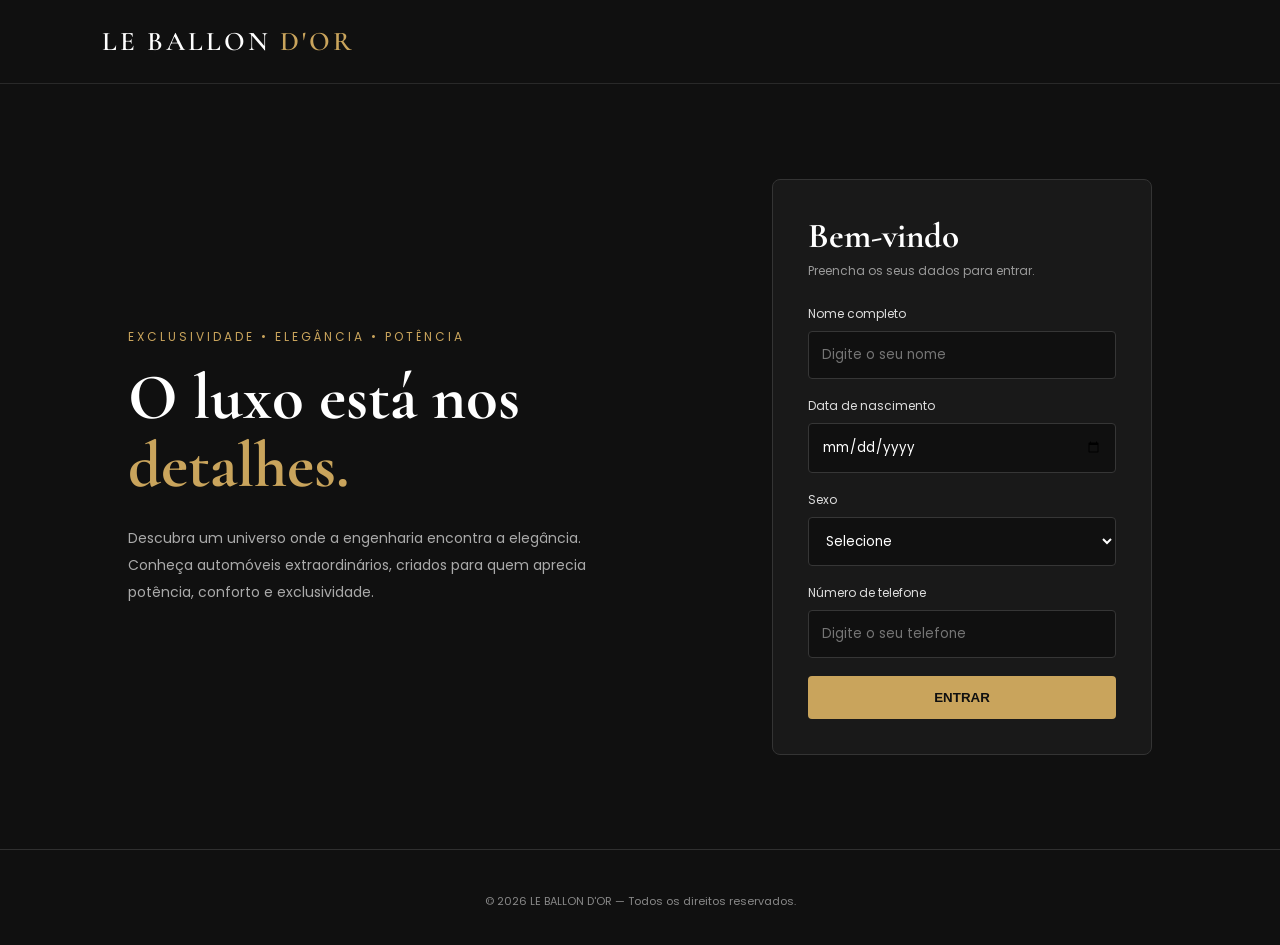
<file: Index.html>
<!DOCTYPE html>
<html lang="pt">
<head>
    <meta charset="UTF-8">
    <meta name="viewport" content="width=device-width, initial-scale=1.0">
    <title>Le Ballon d'Or | Entrar</title>
    <link rel="stylesheet" href="style.css">
</head>
<body>

    <header class="topo">
        <h2 class="logo">LE BALLON <span>D'OR</span></h2>
    </header>

    <main class="entrada">
        <div class="texto-entrada">
            <p class="subtitulo">EXCLUSIVIDADE • ELEGÂNCIA • POTÊNCIA</p>
            <h1>O luxo está nos <span>detalhes.</span></h1>
            <p>
                Descubra um universo onde a engenharia encontra a elegância.
                Conheça automóveis extraordinários, criados para quem aprecia
                potência, conforto e exclusividade.
            </p>
        </div>

        <form action="produto.html" method="get" class="formulario">
            <h2>Bem-vindo</h2>
            <p>Preencha os seus dados para entrar.</p>

            <label>Nome completo</label>
            <input type="text" name="nome" placeholder="Digite o seu nome" required>

            <label>Data de nascimento</label>
            <input type="date" name="nascimento" required>

            <label>Sexo</label>
            <select name="sexo" required>
                <option value="">Selecione</option>
                <option>Masculino</option>
                <option>Feminino</option>
                <option>Outro</option>
            </select>

            <label>Número de telefone</label>
            <input type="tel" name="telefone" placeholder="Digite o seu telefone" required>

            <button type="submit">ENTRAR</button>
        </form>
    </main>

    <footer>
        <p>© 2026 LE BALLON D'OR — Todos os direitos reservados.</p>
    </footer>

</body>
</html>
</file>
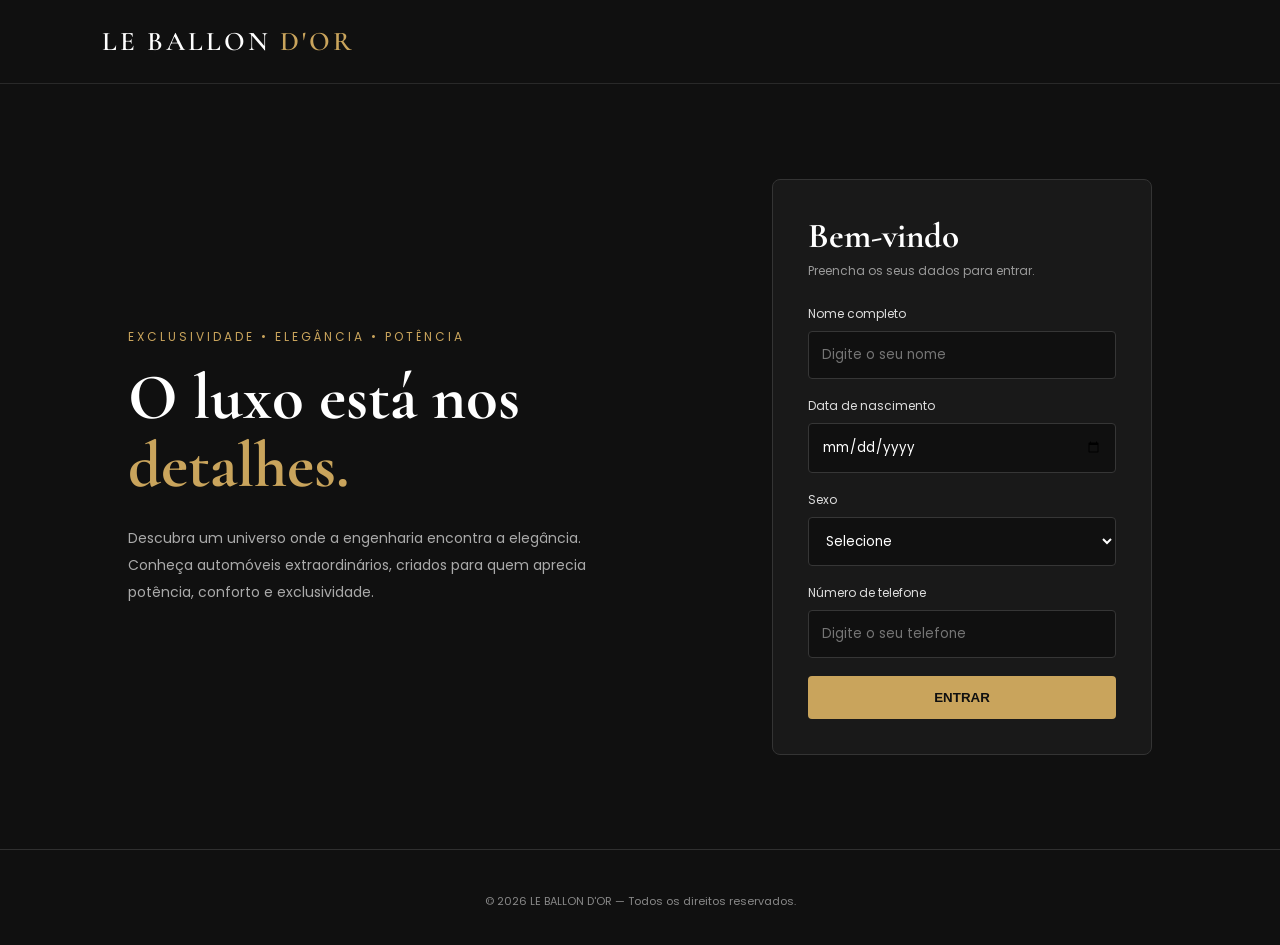
<file: index.html>
<!DOCTYPE html>
<html lang="pt">
<head>
    <meta charset="UTF-8">
    <meta name="viewport" content="width=device-width, initial-scale=1.0">
    <title>Le Ballon d'Or | Entrar</title>
    <link rel="stylesheet" href="style.css">
</head>
<body>

    <header class="topo">
        <h2 class="logo">LE BALLON <span>D'OR</span></h2>
    </header>

    <main class="entrada">
        <div class="texto-entrada">
            <p class="subtitulo">EXCLUSIVIDADE • ELEGÂNCIA • POTÊNCIA</p>
            <h1>O luxo está nos <span>detalhes.</span></h1>
            <p>
                Descubra um universo onde a engenharia encontra a elegância.
                Conheça automóveis extraordinários, criados para quem aprecia
                potência, conforto e exclusividade.
            </p>
        </div>

        <form action="produto.html" method="get" class="formulario">
            <h2>Bem-vindo</h2>
            <p>Preencha os seus dados para entrar.</p>

            <label>Nome completo</label>
            <input type="text" name="nome" placeholder="Digite o seu nome" required>

            <label>Data de nascimento</label>
            <input type="date" name="nascimento" required>

            <label>Sexo</label>
            <select name="sexo" required>
                <option value="">Selecione</option>
                <option>Masculino</option>
                <option>Feminino</option>
                <option>Outro</option>
            </select>

            <label>Número de telefone</label>
            <input type="tel" name="telefone" placeholder="Digite o seu telefone" required>

            <button type="submit">ENTRAR</button>
        </form>
    </main>

    <footer>
        <p>© 2026 LE BALLON D'OR — Todos os direitos reservados.</p>
    </footer>

</body>
</html>
</file>
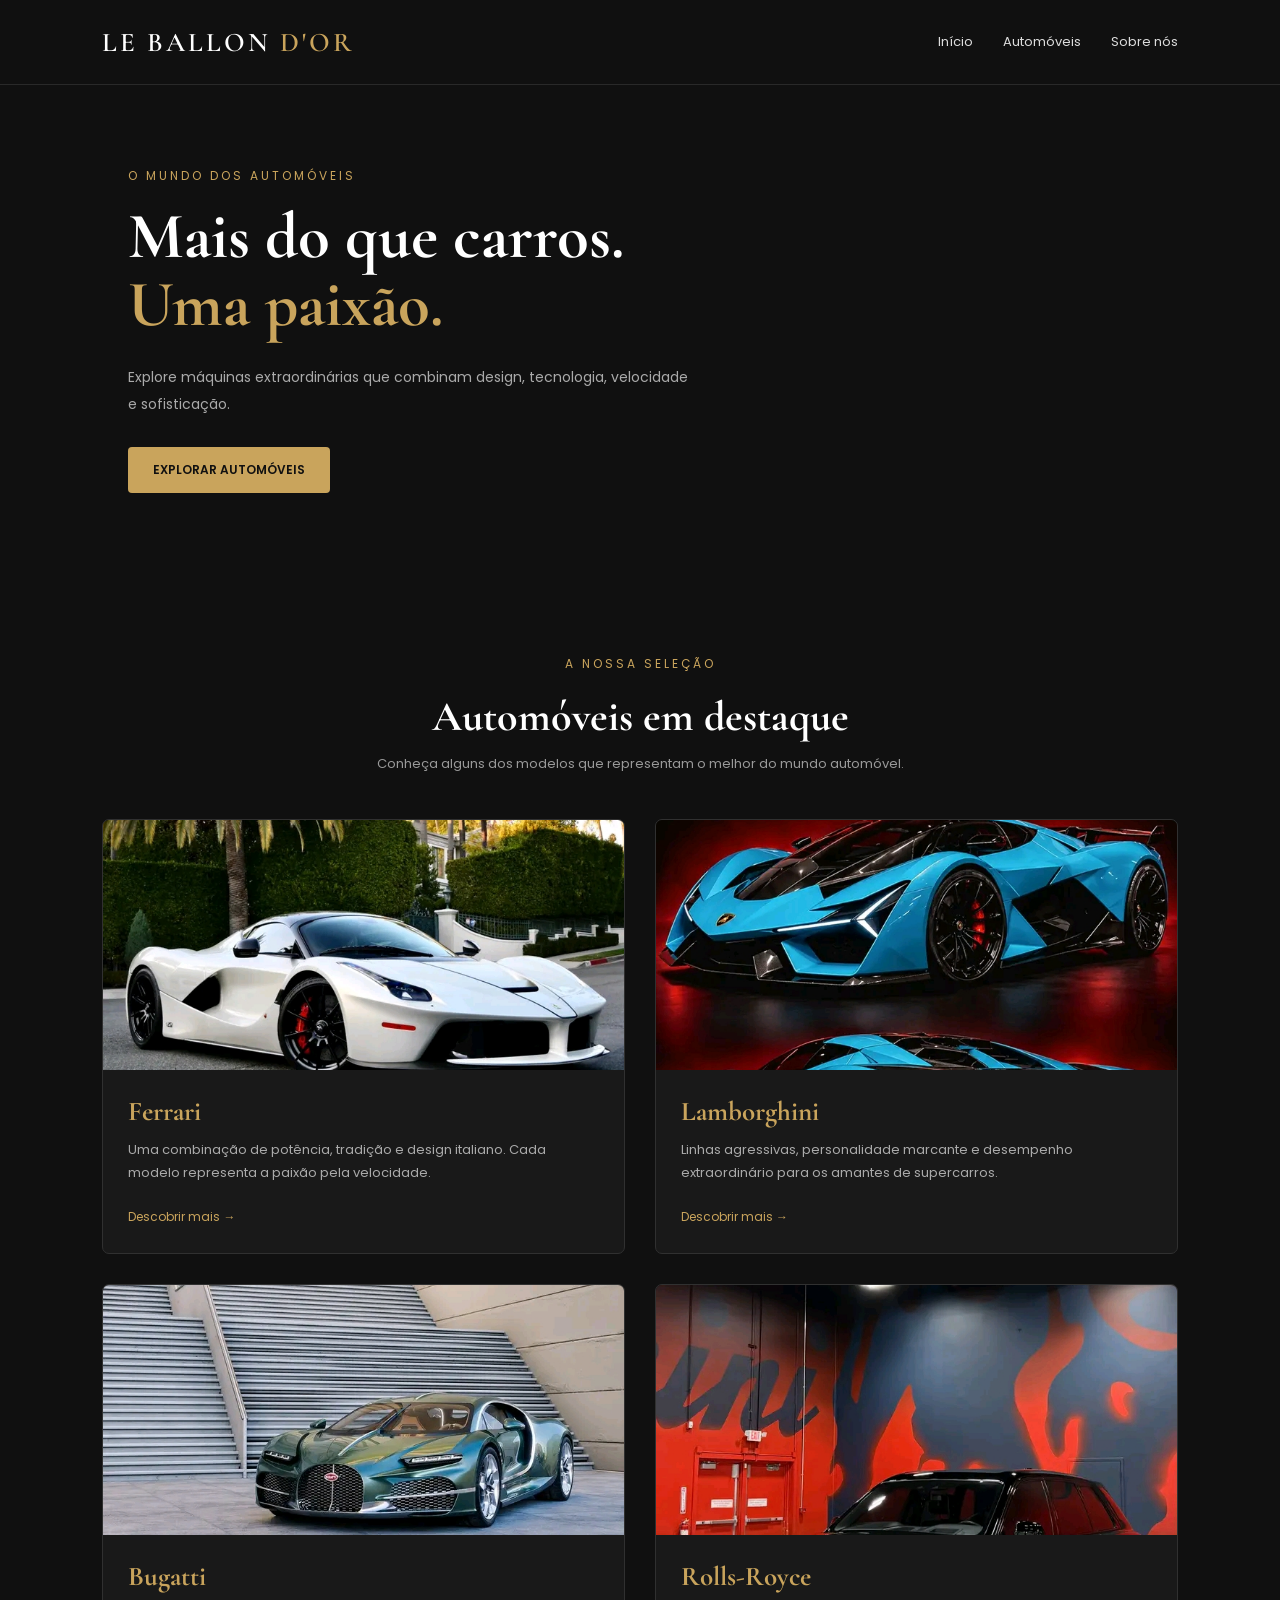
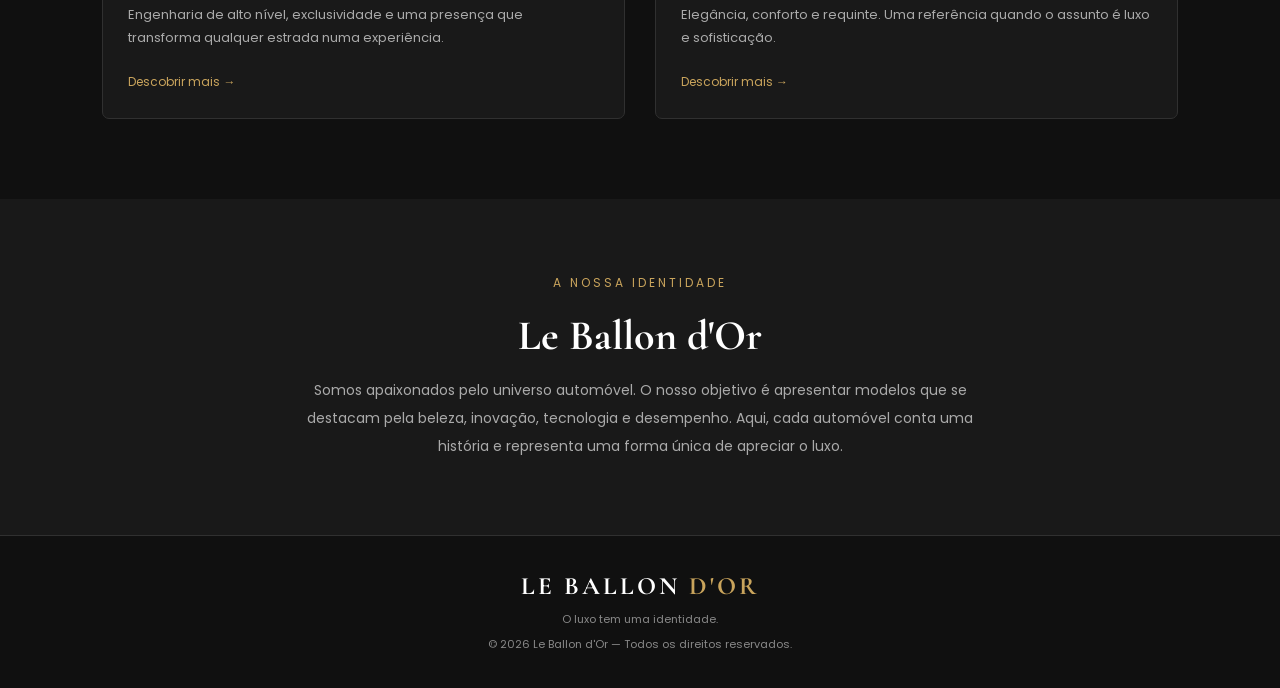
<file: Produto.html>
<!DOCTYPE html>
<html lang="pt">
<head>
    <meta charset="UTF-8">
    <meta name="viewport" content="width=device-width, initial-scale=1.0">
    <title>Le Ballon d'Or | Automóveis</title>
    <link rel="stylesheet" href="style.css">
</head>
<body>

    <header class="cabecalho">
        <h2 class="logo">LE BALLON <span>D'OR</span></h2>

        <nav>
            <a href="#inicio">Início</a>
            <a href="#carros">Automóveis</a>
            <a href="#sobre">Sobre nós</a>
        </nav>
    </header>

    <section class="destaque" id="inicio">
        <div class="conteudo-destaque">
            <p class="subtitulo">O MUNDO DOS AUTOMÓVEIS</p>

            <h1>Mais do que carros.<br><span>Uma paixão.</span></h1>

            <p>
                Explore máquinas extraordinárias que combinam design,
                tecnologia, velocidade e sofisticação.
            </p>

            <a href="#carros" class="botao">EXPLORAR AUTOMÓVEIS</a>
        </div>
    </section>

    <section class="automoveis" id="carros">
        <div class="titulo-seccao">
            <p class="subtitulo">A NOSSA SELEÇÃO</p>
            <h2>Automóveis em destaque</h2>
            <p>Conheça alguns dos modelos que representam o melhor do mundo automóvel.</p>
        </div>

        <div class="grade-carros">

            <article class="carro">
                <img src="ferrari .jpg" alt="Automóvel Ferrari">

                <div class="informacao">
                    <h3>Ferrari</h3>
                    <p>
                        Uma combinação de potência, tradição e design italiano.
                        Cada modelo representa a paixão pela velocidade.
                    </p>
                    <a href="#sobre">Descobrir mais →</a>
                </div>
            </article>

            <article class="carro">
                <img src="lamborghini .jpg" alt="Automóvel Lamborghini">

                <div class="informacao">
                    <h3>Lamborghini</h3>
                    <p>
                        Linhas agressivas, personalidade marcante e desempenho
                        extraordinário para os amantes de supercarros.
                    </p>
                    <a href="#sobre">Descobrir mais →</a>
                </div>
            </article>

            <article class="carro">
                <img src="bugatti .jpg" alt="Automóvel Bugatti">

                <div class="informacao">
                    <h3>Bugatti</h3>
                    <p>
                        Engenharia de alto nível, exclusividade e uma presença
                        que transforma qualquer estrada numa experiência.
                    </p>
                    <a href="#sobre">Descobrir mais →</a>
                </div>
            </article>

            <article class="carro">
                <img src="rolls royce.jpg" alt="Automóvel Rolls-Royce">

                <div class="informacao">
                    <h3>Rolls-Royce</h3>
                    <p>
                        Elegância, conforto e requinte. Uma referência quando
                        o assunto é luxo e sofisticação.
                    </p>
                    <a href="#sobre">Descobrir mais →</a>
                </div>
            </article>

        </div>
    </section>

    <section class="sobre" id="sobre">
        <p class="subtitulo">A NOSSA IDENTIDADE</p>
        <h2>Le Ballon d'Or</h2>

        <p>
            Somos apaixonados pelo universo automóvel. O nosso objetivo é
            apresentar modelos que se destacam pela beleza, inovação,
            tecnologia e desempenho. Aqui, cada automóvel conta uma história
            e representa uma forma única de apreciar o luxo.
        </p>
    </section>

    <footer>
        <h3>LE BALLON <span>D'OR</span></h3>
        <p>O luxo tem uma identidade.</p>
        <p>© 2026 Le Ballon d'Or — Todos os direitos reservados.</p>
    </footer>

</body>
</html>
</file>
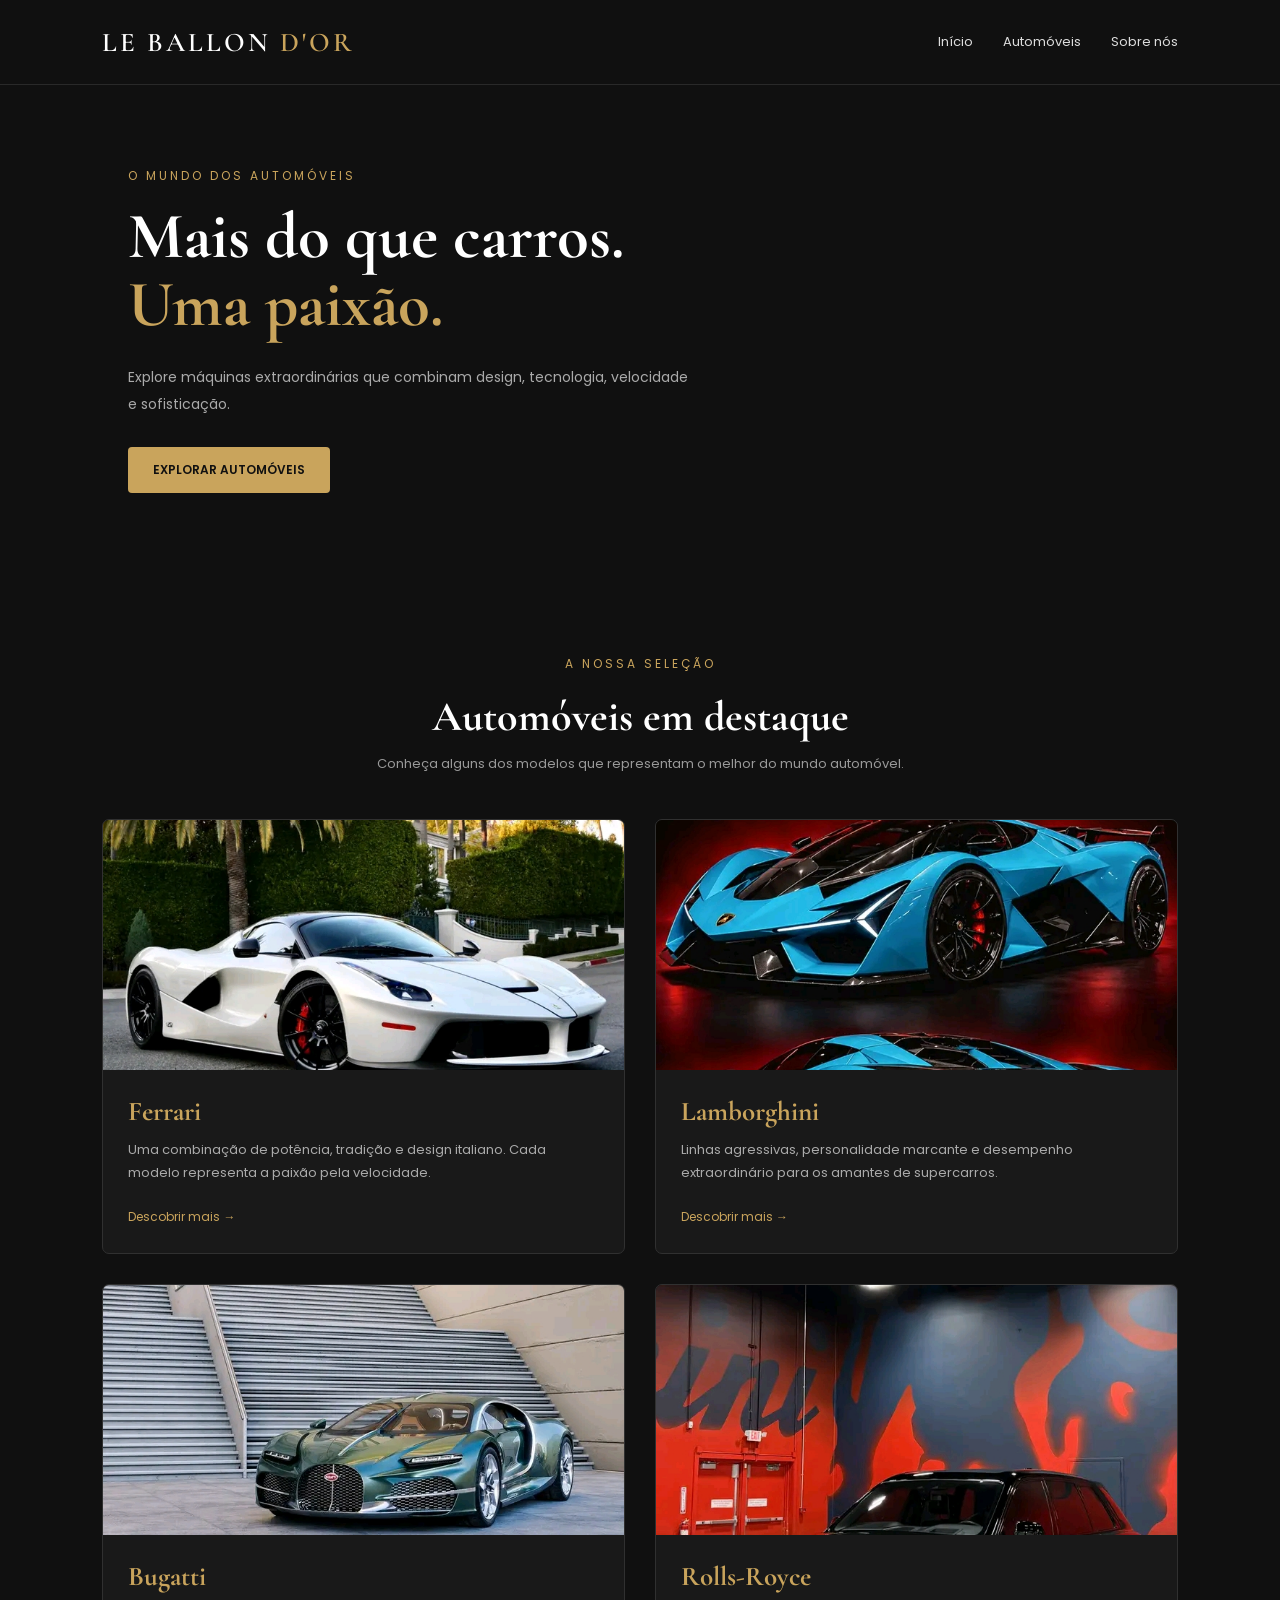
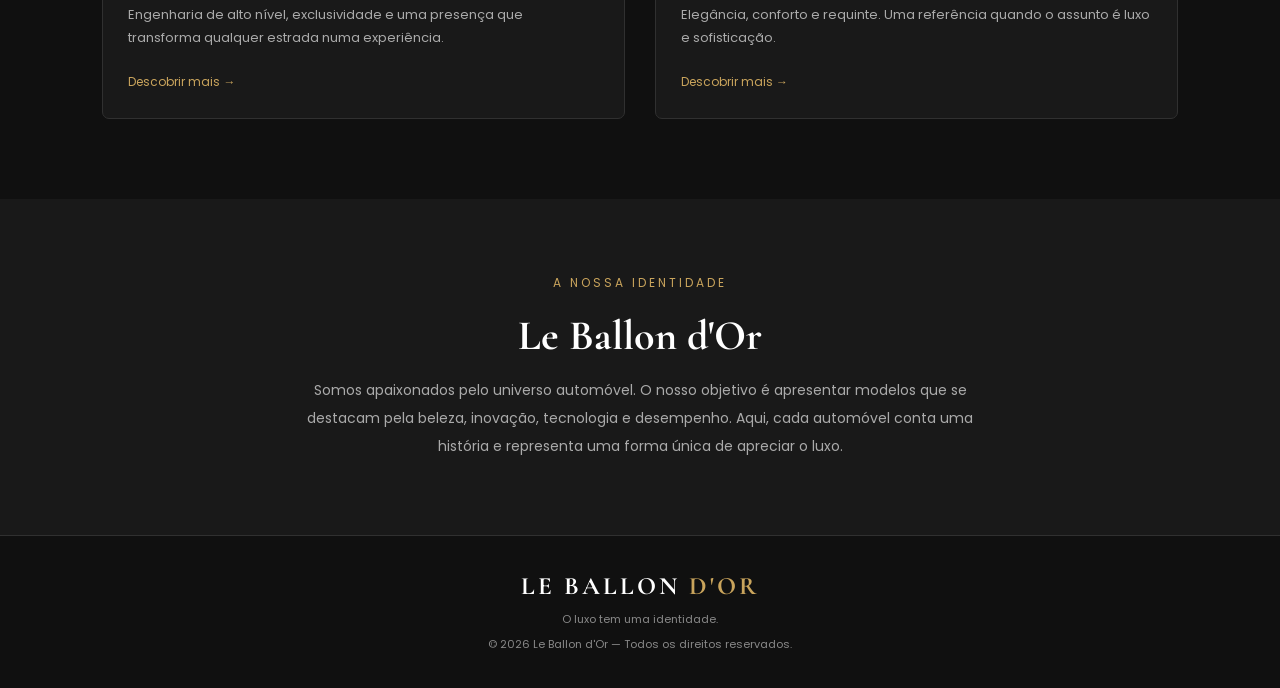
<file: produto.html>
<!DOCTYPE html>
<html lang="pt">
<head>
    <meta charset="UTF-8">
    <meta name="viewport" content="width=device-width, initial-scale=1.0">
    <title>Le Ballon d'Or | Automóveis</title>
    <link rel="stylesheet" href="style.css">
</head>
<body>

    <header class="cabecalho">
        <h2 class="logo">LE BALLON <span>D'OR</span></h2>

        <nav>
            <a href="#inicio">Início</a>
            <a href="#carros">Automóveis</a>
            <a href="#sobre">Sobre nós</a>
        </nav>
    </header>

    <section class="destaque" id="inicio">
        <div class="conteudo-destaque">
            <p class="subtitulo">O MUNDO DOS AUTOMÓVEIS</p>

            <h1>Mais do que carros.<br><span>Uma paixão.</span></h1>

            <p>
                Explore máquinas extraordinárias que combinam design,
                tecnologia, velocidade e sofisticação.
            </p>

            <a href="#carros" class="botao">EXPLORAR AUTOMÓVEIS</a>
        </div>
    </section>

    <section class="automoveis" id="carros">
        <div class="titulo-seccao">
            <p class="subtitulo">A NOSSA SELEÇÃO</p>
            <h2>Automóveis em destaque</h2>
            <p>Conheça alguns dos modelos que representam o melhor do mundo automóvel.</p>
        </div>

        <div class="grade-carros">

            <article class="carro">
                <img src="ferrari .jpg" alt="Automóvel Ferrari">

                <div class="informacao">
                    <h3>Ferrari</h3>
                    <p>
                        Uma combinação de potência, tradição e design italiano.
                        Cada modelo representa a paixão pela velocidade.
                    </p>
                    <a href="#sobre">Descobrir mais →</a>
                </div>
            </article>

            <article class="carro">
                <img src="lamborghini .jpg" alt="Automóvel Lamborghini">

                <div class="informacao">
                    <h3>Lamborghini</h3>
                    <p>
                        Linhas agressivas, personalidade marcante e desempenho
                        extraordinário para os amantes de supercarros.
                    </p>
                    <a href="#sobre">Descobrir mais →</a>
                </div>
            </article>

            <article class="carro">
                <img src="bugatti .jpg" alt="Automóvel Bugatti">

                <div class="informacao">
                    <h3>Bugatti</h3>
                    <p>
                        Engenharia de alto nível, exclusividade e uma presença
                        que transforma qualquer estrada numa experiência.
                    </p>
                    <a href="#sobre">Descobrir mais →</a>
                </div>
            </article>

            <article class="carro">
                <img src="rolls royce.jpg" alt="Automóvel Rolls-Royce">

                <div class="informacao">
                    <h3>Rolls-Royce</h3>
                    <p>
                        Elegância, conforto e requinte. Uma referência quando
                        o assunto é luxo e sofisticação.
                    </p>
                    <a href="#sobre">Descobrir mais →</a>
                </div>
            </article>

        </div>
    </section>

    <section class="sobre" id="sobre">
        <p class="subtitulo">A NOSSA IDENTIDADE</p>
        <h2>Le Ballon d'Or</h2>

        <p>
            Somos apaixonados pelo universo automóvel. O nosso objetivo é
            apresentar modelos que se destacam pela beleza, inovação,
            tecnologia e desempenho. Aqui, cada automóvel conta uma história
            e representa uma forma única de apreciar o luxo.
        </p>
    </section>

    <footer>
        <h3>LE BALLON <span>D'OR</span></h3>
        <p>O luxo tem uma identidade.</p>
        <p>© 2026 Le Ballon d'Or — Todos os direitos reservados.</p>
    </footer>

</body>
</html>
</file>
<file: style.css>
@import url('https://fonts.googleapis.com/css2?family=Cormorant+Garamond:wght@400;500;600;700&family=Poppins:wght@300;400;500;600&display=swap');

* {
    margin: 0;
    padding: 0;
    box-sizing: border-box;
    scroll-behavior: smooth;
}

body {
    background: #101010;
    color: #ffffff;
    font-family: 'Poppins', sans-serif;
}

.logo {
    font-family: 'Cormorant Garamond', serif;
    font-size: 27px;
    letter-spacing: 3px;
    font-weight: 600;
}

.logo span,
footer span {
    color: #c9a45c;
}

.topo {
    padding: 25px 8%;
    border-bottom: 1px solid #292929;
}

.entrada {
    min-height: 85vh;
    display: flex;
    align-items: center;
    justify-content: space-between;
    gap: 60px;
    padding: 60px 10%;
}

.texto-entrada {
    max-width: 520px;
}

.subtitulo {
    color: #c9a45c;
    font-size: 12px;
    letter-spacing: 3px;
    margin-bottom: 18px;
}

.texto-entrada h1,
.conteudo-destaque h1 {
    font-family: 'Cormorant Garamond', serif;
    font-size: 65px;
    line-height: 1.05;
    margin-bottom: 25px;
}

.texto-entrada h1 span,
.conteudo-destaque h1 span {
    color: #c9a45c;
}

.texto-entrada > p:last-child,
.conteudo-destaque > p:not(.subtitulo) {
    color: #aaa;
    line-height: 1.9;
    font-size: 14px;
}

.formulario {
    width: 380px;
    padding: 35px;
    background: #191919;
    border: 1px solid #343434;
    border-radius: 8px;
}

.formulario h2 {
    font-family: 'Cormorant Garamond', serif;
    font-size: 35px;
    margin-bottom: 5px;
}

.formulario p {
    color: #999;
    font-size: 12px;
    margin-bottom: 25px;
}

.formulario label {
    display: block;
    font-size: 12px;
    margin-bottom: 8px;
    color: #ddd;
}

.formulario input,
.formulario select {
    width: 100%;
    padding: 13px;
    margin-bottom: 18px;
    background: #101010;
    border: 1px solid #363636;
    color: white;
    border-radius: 4px;
    outline: none;
    font-family: 'Poppins', sans-serif;
}

.formulario input:focus,
.formulario select:focus {
    border-color: #c9a45c;
}

.formulario button,
.botao {
    display: inline-block;
    width: 100%;
    padding: 14px;
    background: #c9a45c;
    color: #101010;
    border: none;
    border-radius: 4px;
    font-weight: 600;
    text-align: center;
    text-decoration: none;
    cursor: pointer;
    transition: 0.3s;
}

.formulario button:hover,
.botao:hover {
    background: #e0bd78;
}

.cabecalho {
    min-height: 85px;
    padding: 20px 8%;
    display: flex;
    align-items: center;
    justify-content: space-between;
    border-bottom: 1px solid #292929;
}

nav {
    display: flex;
    gap: 30px;
}

nav a {
    color: #ddd;
    text-decoration: none;
    font-size: 13px;
    transition: 0.3s;
}

nav a:hover {
    color: #c9a45c;
}

.destaque {
    min-height: 490px;
    display: flex;
    align-items: center;
    padding: 70px 10%;
    background: linear-gradient(90deg, #101010 10%, #101010e8 55%, #10101070);
}

.conteudo-destaque {
    max-width: 570px;
}

.conteudo-destaque .botao {
    width: auto;
    margin-top: 30px;
    padding: 14px 25px;
    font-size: 12px;
}

.automoveis {
    padding: 80px 8%;
}

.titulo-seccao {
    text-align: center;
    margin-bottom: 45px;
}

.titulo-seccao h2,
.sobre h2 {
    font-family: 'Cormorant Garamond', serif;
    font-size: 42px;
    margin-bottom: 12px;
}

.titulo-seccao > p:last-child {
    color: #999;
    font-size: 13px;
}

.grade-carros {
    display: grid;
    grid-template-columns: repeat(2, 1fr);
    gap: 30px;
}

.carro {
    background: #191919;
    border: 1px solid #303030;
    border-radius: 7px;
    overflow: hidden;
    transition: 0.3s;
}

.carro:hover {
    transform: translateY(-5px);
    border-color: #c9a45c;
}

.carro img {
    width: 100%;
    height: 250px;
    object-fit: cover;
    display: block;
    background: #252525;
}

.informacao {
    padding: 25px;
}

.informacao h3 {
    font-family: 'Cormorant Garamond', serif;
    font-size: 27px;
    margin-bottom: 10px;
    color: #c9a45c;
}

.informacao p {
    color: #aaa;
    font-size: 13px;
    line-height: 1.8;
    margin-bottom: 18px;
}

.informacao a {
    color: #c9a45c;
    text-decoration: none;
    font-size: 12px;
}

.sobre {
    padding: 75px 15%;
    text-align: center;
    background: #191919;
}

.sobre > p:last-child {
    max-width: 700px;
    margin: 15px auto 0;
    color: #aaa;
    line-height: 2;
    font-size: 14px;
}

footer {
    padding: 35px 15px;
    text-align: center;
    border-top: 1px solid #303030;
}

footer h3 {
    font-family: 'Cormorant Garamond', serif;
    letter-spacing: 3px;
    font-size: 25px;
    margin-bottom: 10px;
}

footer p {
    color: #888;
    font-size: 11px;
    margin-top: 8px;
}

@media (max-width: 800px) {
    .entrada {
        flex-direction: column;
        align-items: stretch;
        padding: 50px 7%;
    }

    .formulario {
        width: 100%;
    }

    .texto-entrada h1,
    .conteudo-destaque h1 {
        font-size: 48px;
    }

    .cabecalho {
        flex-direction: column;
        gap: 20px;
    }

    nav {
        gap: 18px;
        flex-wrap: wrap;
        justify-content: center;
    }

    .grade-carros {
        grid-template-columns: 1fr;
    }

    .destaque {
        padding: 65px 7%;
    }

    .sobre {
        padding: 60px 8%;
    }
}
</file>
